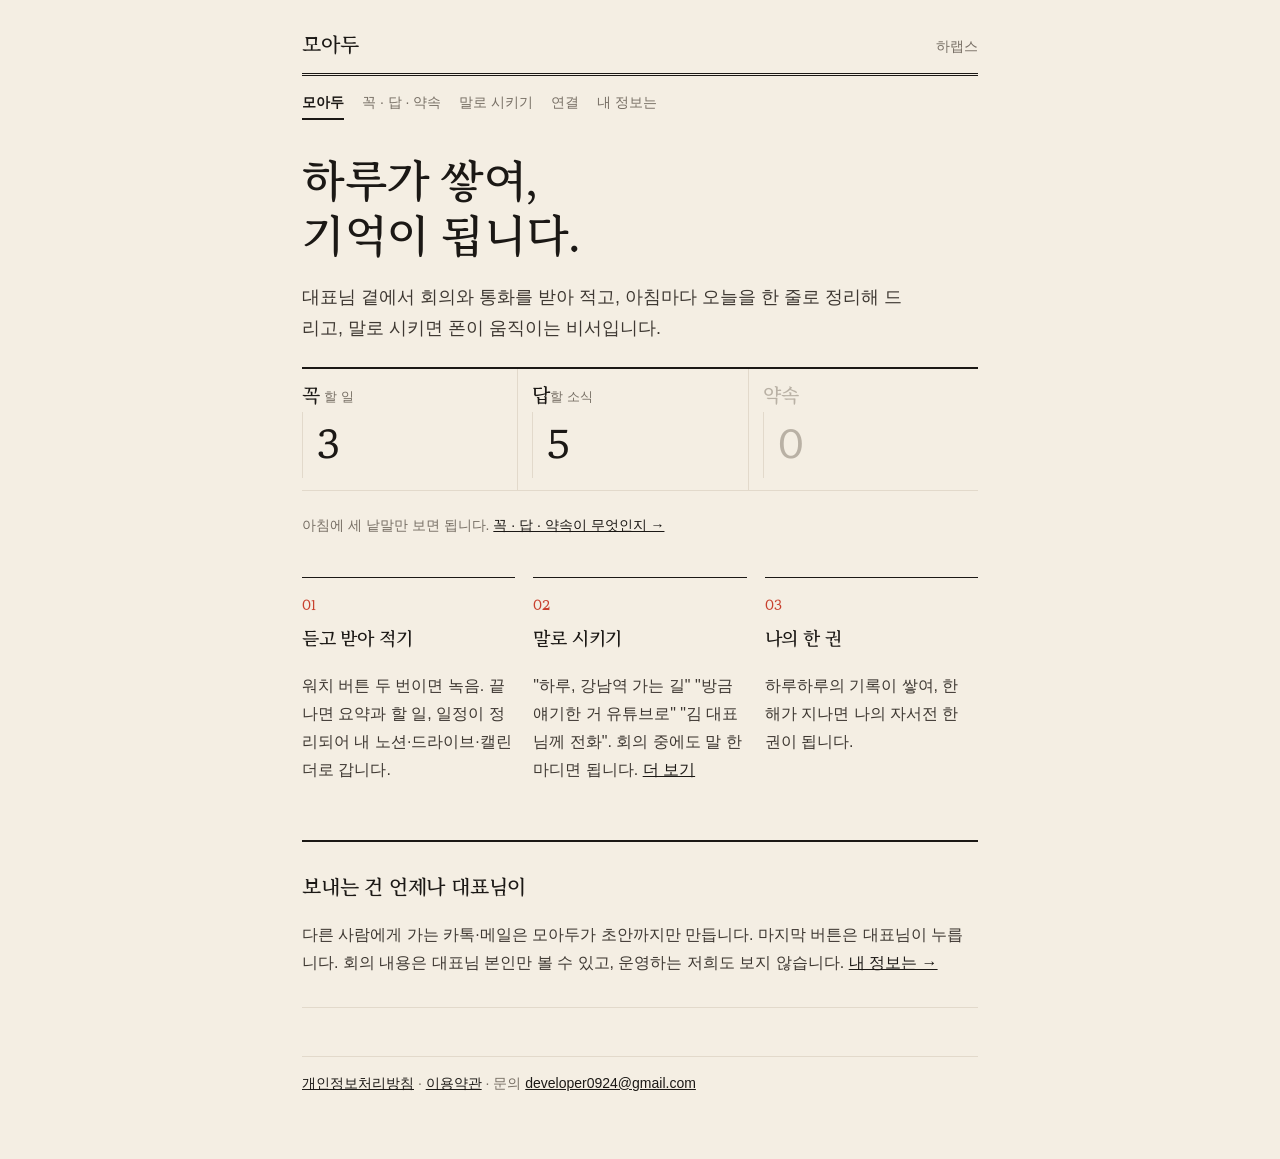
<file: index.html>
<!DOCTYPE html>
<html lang="ko">
<head>
<meta charset="utf-8">
<meta name="viewport" content="width=device-width,initial-scale=1">
<title>모아두 — 하루가 쌓여, 기억이 됩니다</title>
<meta name="description" content="대표님 곁에서 듣고, 정리하고, 말로 시키면 움직이는 비서. 하랩스 모아두.">
<link rel="stylesheet" href="style.css">
</head>
<body>
<main class="paper">
<header class="mast"><a href="./">모아두</a><span>하랩스</span></header>
<nav class="nav"><a href="index.html" class="on">모아두</a><a href="words.html">꼭 · 답 · 약속</a><a href="voice.html">말로 시키기</a><a href="connect.html">연결</a><a href="trust.html">내 정보는</a></nav>

<h1 class="big">하루가 쌓여,<br>기억이 됩니다.</h1>
<p class="lead">대표님 곁에서 회의와 통화를 받아 적고, 아침마다 오늘을 한 줄로 정리해 드리고, 말로 시키면 폰이 움직이는 비서입니다.</p>
<div class="idx">
  <div><b>꼭</b> <small>할 일</small><div class="n">3</div></div>
  <div><b>답</b><small>할 소식</small><div class="n">5</div></div>
  <div class="z"><b>약속</b><div class="n">0</div></div>
</div>
<p class="meta">아침에 세 낱말만 보면 됩니다. <a href="words.html">꼭 · 답 · 약속이 무엇인지 →</a></p>
<section class="cols">
  <div><span class="no">01</span><h3>듣고 받아 적기</h3><p>워치 버튼 두 번이면 녹음. 끝나면 요약과 할 일, 일정이 정리되어 내 노션·드라이브·캘린더로 갑니다.</p></div>
  <div><span class="no">02</span><h3>말로 시키기</h3><p>"하루, 강남역 가는 길" "방금 얘기한 거 유튜브로" "김 대표님께 전화". 회의 중에도 말 한마디면 됩니다. <a href="voice.html">더 보기</a></p></div>
  <div><span class="no">03</span><h3>나의 한 권</h3><p>하루하루의 기록이 쌓여, 한 해가 지나면 나의 자서전 한 권이 됩니다.</p></div>
</section>
<section class="note">
  <h2>보내는 건 언제나 대표님이</h2>
  <p>다른 사람에게 가는 카톡·메일은 모아두가 초안까지만 만듭니다. 마지막 버튼은 대표님이 누릅니다. 회의 내용은 대표님 본인만 볼 수 있고, 운영하는 저희도 보지 않습니다. <a href="trust.html">내 정보는 →</a></p>
</section>

<footer class="foot">
  <a href="privacy.html">개인정보처리방침</a> · <a href="terms.html">이용약관</a> · 문의 <a href="mailto:developer0924@gmail.com">developer0924@gmail.com</a>
</footer>
</main>
</body>
</html>
</file>
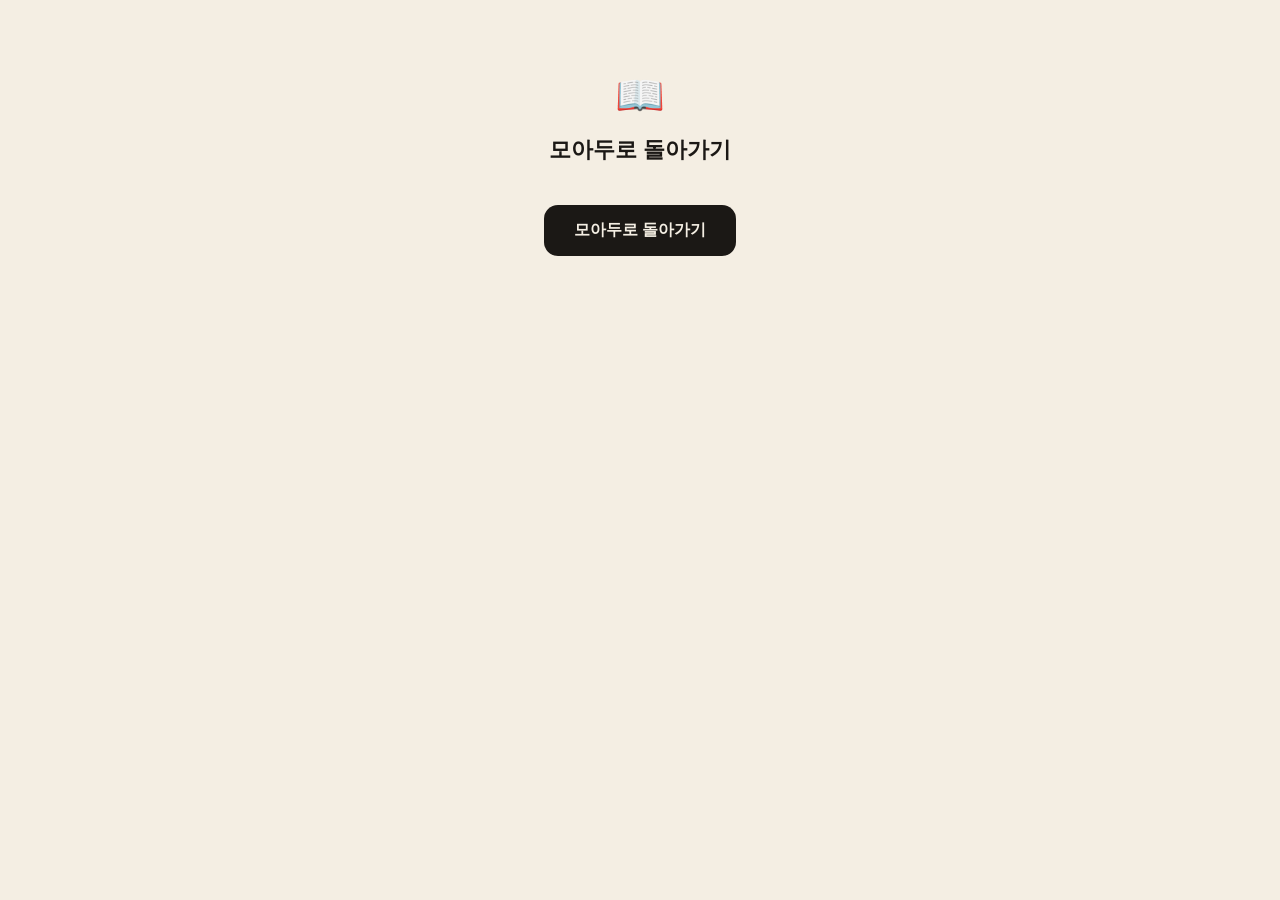
<file: back.html>
<!doctype html>
<html lang="ko">
<head>
<meta charset="utf-8">
<meta name="viewport" content="width=device-width,initial-scale=1">
<title>모아두</title>
<style>
  body{margin:0;font-family:-apple-system,"Apple SD Gothic Neo","Noto Sans KR",sans-serif;background:#F4EEE3;color:#1B1815;text-align:center;padding:72px 24px}
  h2{font-size:22px;margin:0 0 12px}
  p{font-size:15px;line-height:1.6;color:#4A433C;margin:0 auto;max-width:360px}
  a.btn{display:inline-block;margin-top:28px;padding:15px 30px;background:#1B1815;color:#F4EEE3;border-radius:14px;text-decoration:none;font-size:16px;font-weight:600}
  .mark{font-size:40px;margin-bottom:16px}
</style>
</head>
<body>
<div class="mark" id="mark">📖</div>
<h2 id="t">모아두로 돌아가는 중…</h2>
<p id="m"></p>
<a class="btn" id="go" href="#">모아두로 돌아가기</a>
<script>
  var q = new URLSearchParams(location.search);
  var app = (q.get("app") || "auth").replace(/[^a-z]/g, "");
  var ok = q.get("ok") === "1";
  var T = {
    drive: ok ? ["구글 드라이브를 연결했어요", "이제 회의록과 녹음이 내 드라이브 「모아두」 폴더에도 보관돼요."]
              : ["연결하지 못했어요", "허용을 취소했거나 시간이 지났어요. 앱에서 다시 눌러 주세요."],
    notion: ok ? ["노션을 연결했어요", "노션에 「모아두」 페이지가 생겼어요. 이제 회의록과 할 일이 여기에도 쌓여요."]
               : [q.get("why") === "page" ? "페이지를 하나 골라 주세요" : "연결하지 못했어요",
                  q.get("why") === "page" ? "노션 허용 화면에서 모아두가 쓸 페이지를 하나 이상 선택해야 해요. 앱에서 「노션 연결」을 다시 눌러 주세요."
                                          : "허용을 취소했거나 시간이 지났어요. 앱에서 다시 눌러 주세요."]
  }[app] || ["모아두로 돌아가기", ""];
  document.getElementById("t").textContent = T[0];
  document.getElementById("m").textContent = T[1];
  document.getElementById("mark").textContent = ok ? "✅" : "📖";
  q.delete("app");
  var qs = q.toString();
  var isAndroid = /Android/i.test(navigator.userAgent);
  var target = isAndroid
    ? "intent://" + app + (qs ? "?" + qs : "") + "#Intent;scheme=haru;package=com.watchaide.app;end"
    : "haru://" + app + (qs ? "?" + qs : "");
  document.getElementById("go").href = target;
  setTimeout(function () { location.href = target; }, 500);
</script>
</body>
</html>
</file>
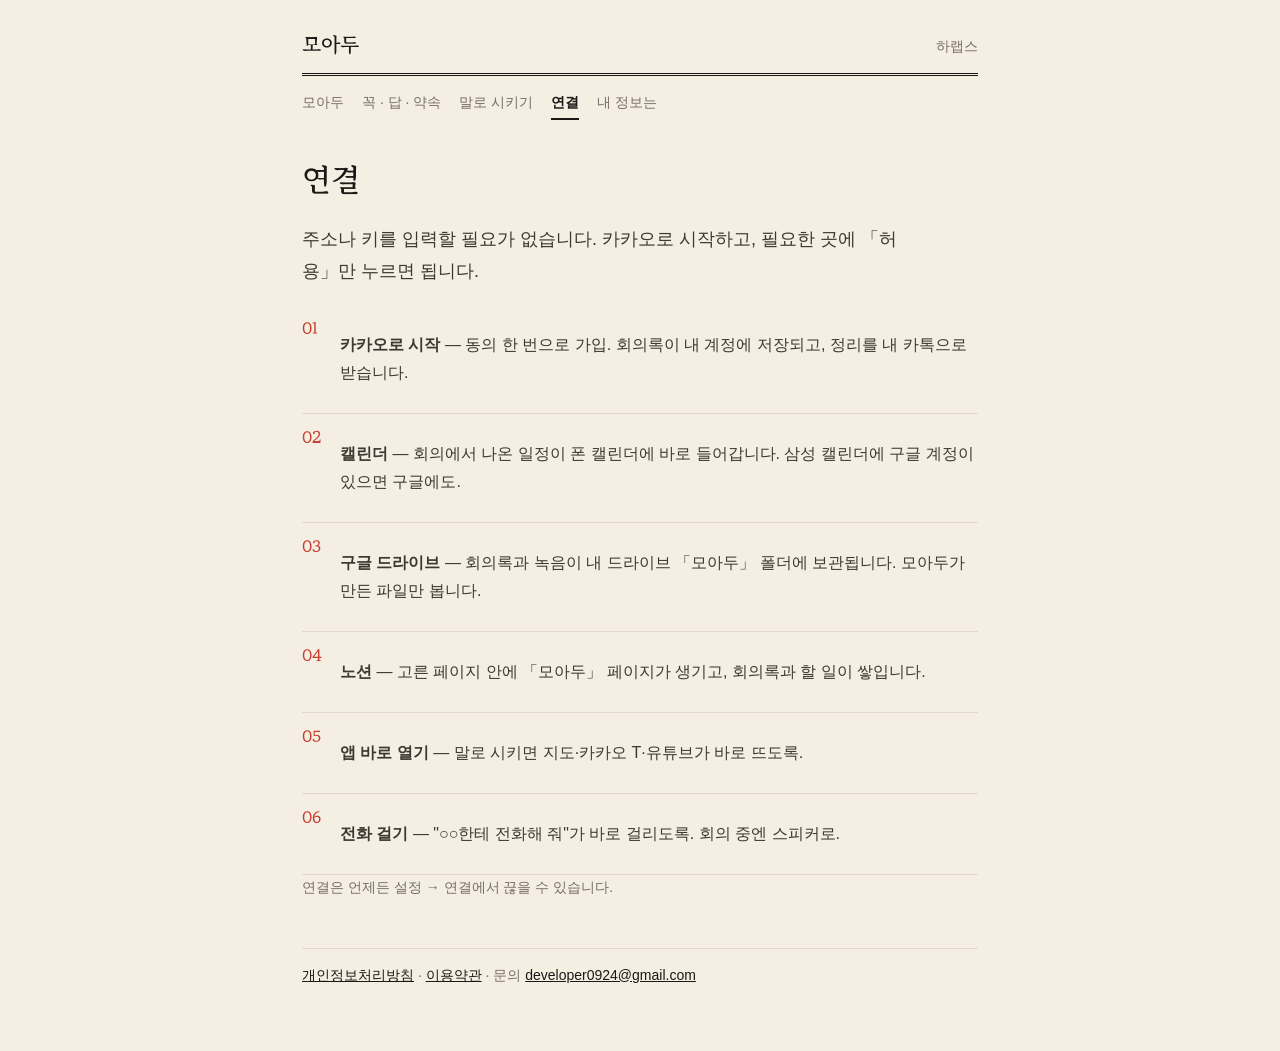
<file: connect.html>
<!DOCTYPE html>
<html lang="ko">
<head>
<meta charset="utf-8">
<meta name="viewport" content="width=device-width,initial-scale=1">
<title>연결 — 모아두</title>
<meta name="description" content="카카오로 시작하고, 허용만 누르면 끝. 캘린더·구글 드라이브·노션 연결.">
<link rel="stylesheet" href="style.css">
</head>
<body>
<main class="paper">
<header class="mast"><a href="./">모아두</a><span>하랩스</span></header>
<nav class="nav"><a href="index.html">모아두</a><a href="words.html">꼭 · 답 · 약속</a><a href="voice.html">말로 시키기</a><a href="connect.html" class="on">연결</a><a href="trust.html">내 정보는</a></nav>

<h1>연결</h1>
<p class="lead">주소나 키를 입력할 필요가 없습니다. 카카오로 시작하고, 필요한 곳에 「허용」만 누르면 됩니다.</p>
<div class="step"><span class="no">01</span><p><b>카카오로 시작</b> — 동의 한 번으로 가입. 회의록이 내 계정에 저장되고, 정리를 내 카톡으로 받습니다.</p></div>
<div class="step"><span class="no">02</span><p><b>캘린더</b> — 회의에서 나온 일정이 폰 캘린더에 바로 들어갑니다. 삼성 캘린더에 구글 계정이 있으면 구글에도.</p></div>
<div class="step"><span class="no">03</span><p><b>구글 드라이브</b> — 회의록과 녹음이 내 드라이브 「모아두」 폴더에 보관됩니다. 모아두가 만든 파일만 봅니다.</p></div>
<div class="step"><span class="no">04</span><p><b>노션</b> — 고른 페이지 안에 「모아두」 페이지가 생기고, 회의록과 할 일이 쌓입니다.</p></div>
<div class="step"><span class="no">05</span><p><b>앱 바로 열기</b> — 말로 시키면 지도·카카오 T·유튜브가 바로 뜨도록.</p></div>
<div class="step"><span class="no">06</span><p><b>전화 걸기</b> — "○○한테 전화해 줘"가 바로 걸리도록. 회의 중엔 스피커로.</p></div>
<p class="meta">연결은 언제든 설정 → 연결에서 끊을 수 있습니다.</p>

<footer class="foot">
  <a href="privacy.html">개인정보처리방침</a> · <a href="terms.html">이용약관</a> · 문의 <a href="mailto:developer0924@gmail.com">developer0924@gmail.com</a>
</footer>
</main>
</body>
</html>
</file>
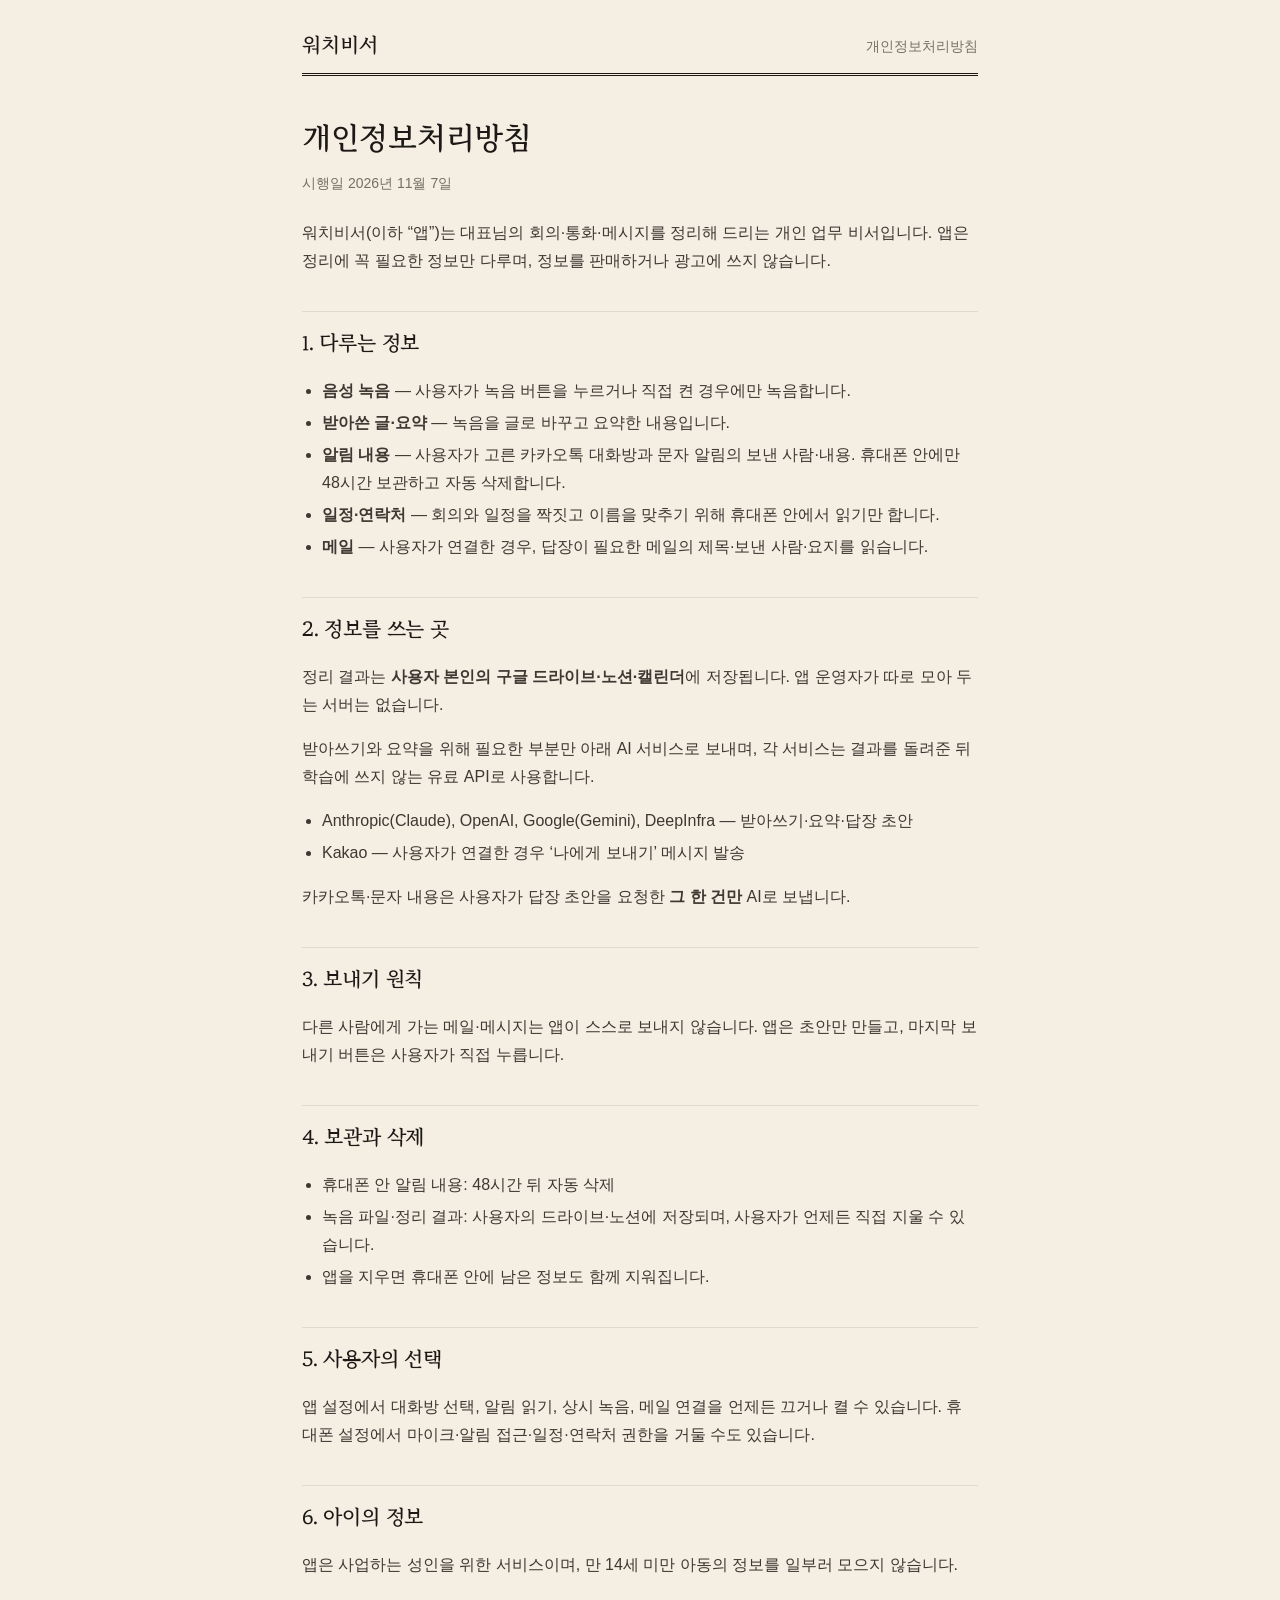
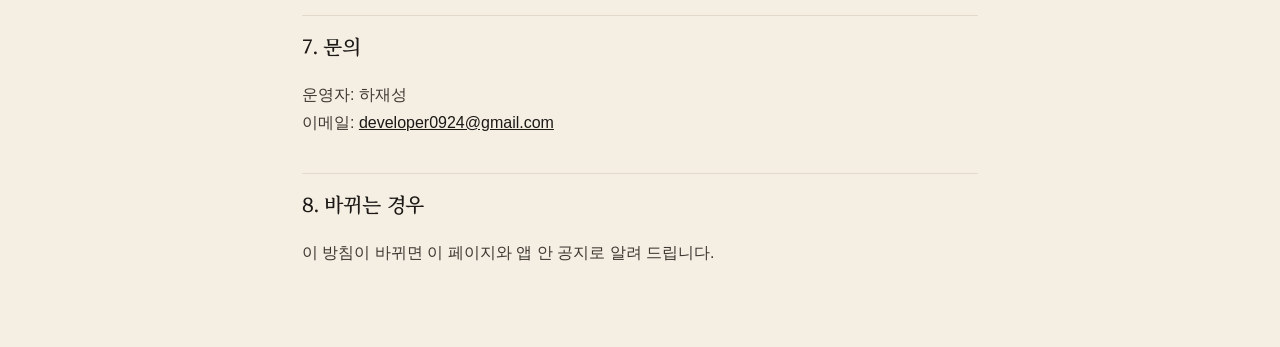
<file: privacy.html>
<!DOCTYPE html>
<html lang="ko">
<head>
<meta charset="utf-8">
<meta name="viewport" content="width=device-width,initial-scale=1">
<title>워치비서 개인정보처리방침</title>
<link rel="stylesheet" href="style.css">
</head>
<body>
<main class="paper">
<header class="mast">
  <a href="./">워치비서</a><span>개인정보처리방침</span>
</header>
<h1>개인정보처리방침</h1>
<p class="meta">시행일 2026년 11월 7일</p>

<p>워치비서(이하 “앱”)는 대표님의 회의·통화·메시지를 정리해 드리는 개인 업무 비서입니다. 앱은 정리에 꼭 필요한 정보만 다루며, 정보를 판매하거나 광고에 쓰지 않습니다.</p>

<h2>1. 다루는 정보</h2>
<ul>
<li><b>음성 녹음</b> — 사용자가 녹음 버튼을 누르거나 직접 켠 경우에만 녹음합니다.</li>
<li><b>받아쓴 글·요약</b> — 녹음을 글로 바꾸고 요약한 내용입니다.</li>
<li><b>알림 내용</b> — 사용자가 고른 카카오톡 대화방과 문자 알림의 보낸 사람·내용. 휴대폰 안에만 48시간 보관하고 자동 삭제합니다.</li>
<li><b>일정·연락처</b> — 회의와 일정을 짝짓고 이름을 맞추기 위해 휴대폰 안에서 읽기만 합니다.</li>
<li><b>메일</b> — 사용자가 연결한 경우, 답장이 필요한 메일의 제목·보낸 사람·요지를 읽습니다.</li>
</ul>

<h2>2. 정보를 쓰는 곳</h2>
<p>정리 결과는 <b>사용자 본인의 구글 드라이브·노션·캘린더</b>에 저장됩니다. 앱 운영자가 따로 모아 두는 서버는 없습니다.</p>
<p>받아쓰기와 요약을 위해 필요한 부분만 아래 AI 서비스로 보내며, 각 서비스는 결과를 돌려준 뒤 학습에 쓰지 않는 유료 API로 사용합니다.</p>
<ul>
<li>Anthropic(Claude), OpenAI, Google(Gemini), DeepInfra — 받아쓰기·요약·답장 초안</li>
<li>Kakao — 사용자가 연결한 경우 ‘나에게 보내기’ 메시지 발송</li>
</ul>
<p>카카오톡·문자 내용은 사용자가 답장 초안을 요청한 <b>그 한 건만</b> AI로 보냅니다.</p>

<h2>3. 보내기 원칙</h2>
<p>다른 사람에게 가는 메일·메시지는 앱이 스스로 보내지 않습니다. 앱은 초안만 만들고, 마지막 보내기 버튼은 사용자가 직접 누릅니다.</p>

<h2>4. 보관과 삭제</h2>
<ul>
<li>휴대폰 안 알림 내용: 48시간 뒤 자동 삭제</li>
<li>녹음 파일·정리 결과: 사용자의 드라이브·노션에 저장되며, 사용자가 언제든 직접 지울 수 있습니다.</li>
<li>앱을 지우면 휴대폰 안에 남은 정보도 함께 지워집니다.</li>
</ul>

<h2>5. 사용자의 선택</h2>
<p>앱 설정에서 대화방 선택, 알림 읽기, 상시 녹음, 메일 연결을 언제든 끄거나 켤 수 있습니다. 휴대폰 설정에서 마이크·알림 접근·일정·연락처 권한을 거둘 수도 있습니다.</p>

<h2>6. 아이의 정보</h2>
<p>앱은 사업하는 성인을 위한 서비스이며, 만 14세 미만 아동의 정보를 일부러 모으지 않습니다.</p>

<h2>7. 문의</h2>
<p>운영자: 하재성<br>이메일: <a href="mailto:developer0924@gmail.com">developer0924@gmail.com</a></p>

<h2>8. 바뀌는 경우</h2>
<p>이 방침이 바뀌면 이 페이지와 앱 안 공지로 알려 드립니다.</p>
</main>
</body>
</html>
</file>
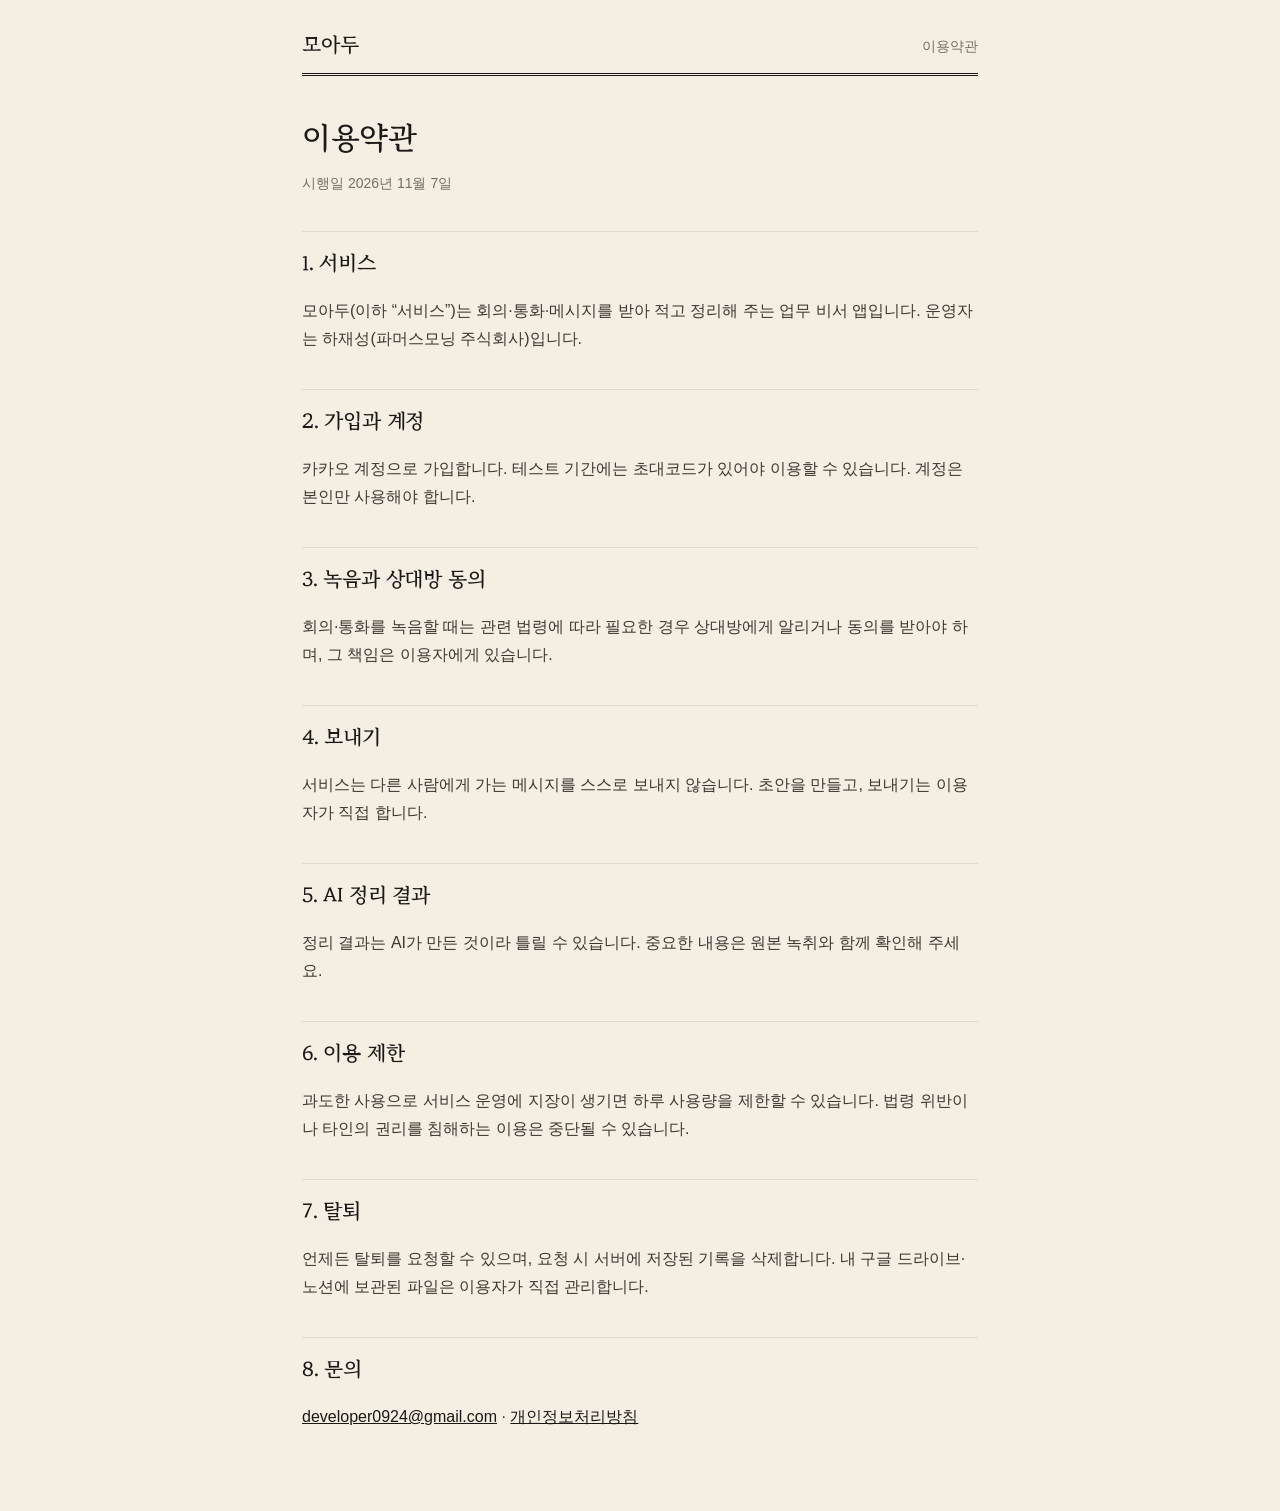
<file: terms.html>
<!DOCTYPE html>
<html lang="ko">
<head>
<meta charset="utf-8">
<meta name="viewport" content="width=device-width,initial-scale=1">
<title>모아두 이용약관</title>
<link rel="stylesheet" href="style.css">
</head>
<body>
<main class="paper">
<header class="mast"><a href="./">모아두</a><span>이용약관</span></header>
<h1>이용약관</h1>
<p class="meta">시행일 2026년 11월 7일</p>

<h2>1. 서비스</h2>
<p>모아두(이하 “서비스”)는 회의·통화·메시지를 받아 적고 정리해 주는 업무 비서 앱입니다. 운영자는 하재성(파머스모닝 주식회사)입니다.</p>

<h2>2. 가입과 계정</h2>
<p>카카오 계정으로 가입합니다. 테스트 기간에는 초대코드가 있어야 이용할 수 있습니다. 계정은 본인만 사용해야 합니다.</p>

<h2>3. 녹음과 상대방 동의</h2>
<p>회의·통화를 녹음할 때는 관련 법령에 따라 필요한 경우 상대방에게 알리거나 동의를 받아야 하며, 그 책임은 이용자에게 있습니다.</p>

<h2>4. 보내기</h2>
<p>서비스는 다른 사람에게 가는 메시지를 스스로 보내지 않습니다. 초안을 만들고, 보내기는 이용자가 직접 합니다.</p>

<h2>5. AI 정리 결과</h2>
<p>정리 결과는 AI가 만든 것이라 틀릴 수 있습니다. 중요한 내용은 원본 녹취와 함께 확인해 주세요.</p>

<h2>6. 이용 제한</h2>
<p>과도한 사용으로 서비스 운영에 지장이 생기면 하루 사용량을 제한할 수 있습니다. 법령 위반이나 타인의 권리를 침해하는 이용은 중단될 수 있습니다.</p>

<h2>7. 탈퇴</h2>
<p>언제든 탈퇴를 요청할 수 있으며, 요청 시 서버에 저장된 기록을 삭제합니다. 내 구글 드라이브·노션에 보관된 파일은 이용자가 직접 관리합니다.</p>

<h2>8. 문의</h2>
<p><a href="mailto:developer0924@gmail.com">developer0924@gmail.com</a> · <a href="privacy.html">개인정보처리방침</a></p>
</main>
</body>
</html>
</file>
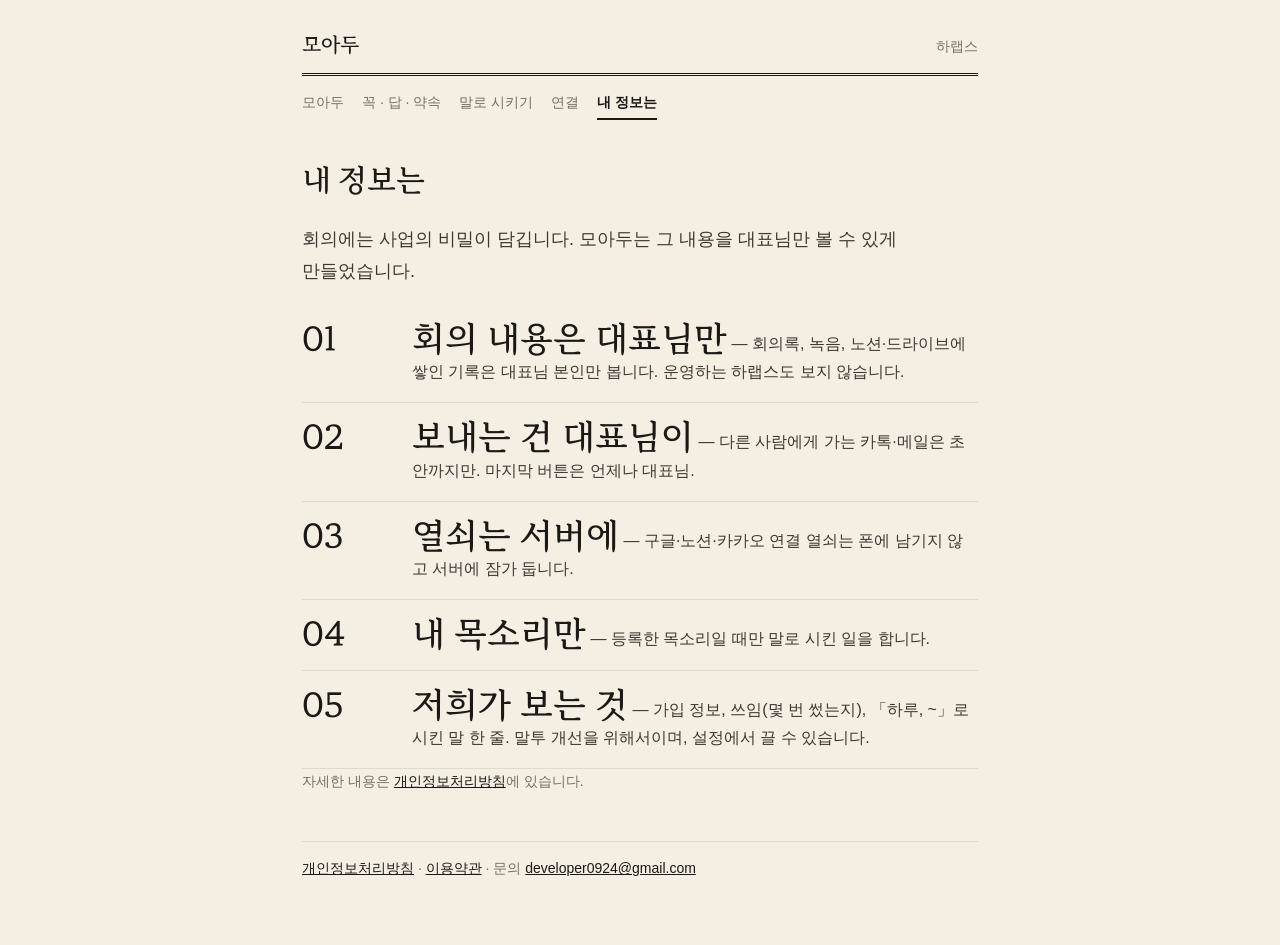
<file: trust.html>
<!DOCTYPE html>
<html lang="ko">
<head>
<meta charset="utf-8">
<meta name="viewport" content="width=device-width,initial-scale=1">
<title>내 정보는 — 모아두</title>
<meta name="description" content="회의 내용은 대표님만 봅니다. 운영하는 저희도 보지 않습니다.">
<link rel="stylesheet" href="style.css">
</head>
<body>
<main class="paper">
<header class="mast"><a href="./">모아두</a><span>하랩스</span></header>
<nav class="nav"><a href="index.html">모아두</a><a href="words.html">꼭 · 답 · 약속</a><a href="voice.html">말로 시키기</a><a href="connect.html">연결</a><a href="trust.html" class="on">내 정보는</a></nav>

<h1>내 정보는</h1>
<p class="lead">회의에는 사업의 비밀이 담깁니다. 모아두는 그 내용을 대표님만 볼 수 있게 만들었습니다.</p>
<div class="word"><b>01</b><div><p><b>회의 내용은 대표님만</b> — 회의록, 녹음, 노션·드라이브에 쌓인 기록은 대표님 본인만 봅니다. 운영하는 하랩스도 보지 않습니다.</p></div></div>
<div class="word"><b>02</b><div><p><b>보내는 건 대표님이</b> — 다른 사람에게 가는 카톡·메일은 초안까지만. 마지막 버튼은 언제나 대표님.</p></div></div>
<div class="word"><b>03</b><div><p><b>열쇠는 서버에</b> — 구글·노션·카카오 연결 열쇠는 폰에 남기지 않고 서버에 잠가 둡니다.</p></div></div>
<div class="word"><b>04</b><div><p><b>내 목소리만</b> — 등록한 목소리일 때만 말로 시킨 일을 합니다.</p></div></div>
<div class="word"><b>05</b><div><p><b>저희가 보는 것</b> — 가입 정보, 쓰임(몇 번 썼는지), 「하루, ~」로 시킨 말 한 줄. 말투 개선을 위해서이며, 설정에서 끌 수 있습니다.</p></div></div>
<p class="meta">자세한 내용은 <a href="privacy.html">개인정보처리방침</a>에 있습니다.</p>

<footer class="foot">
  <a href="privacy.html">개인정보처리방침</a> · <a href="terms.html">이용약관</a> · 문의 <a href="mailto:developer0924@gmail.com">developer0924@gmail.com</a>
</footer>
</main>
</body>
</html>
</file>
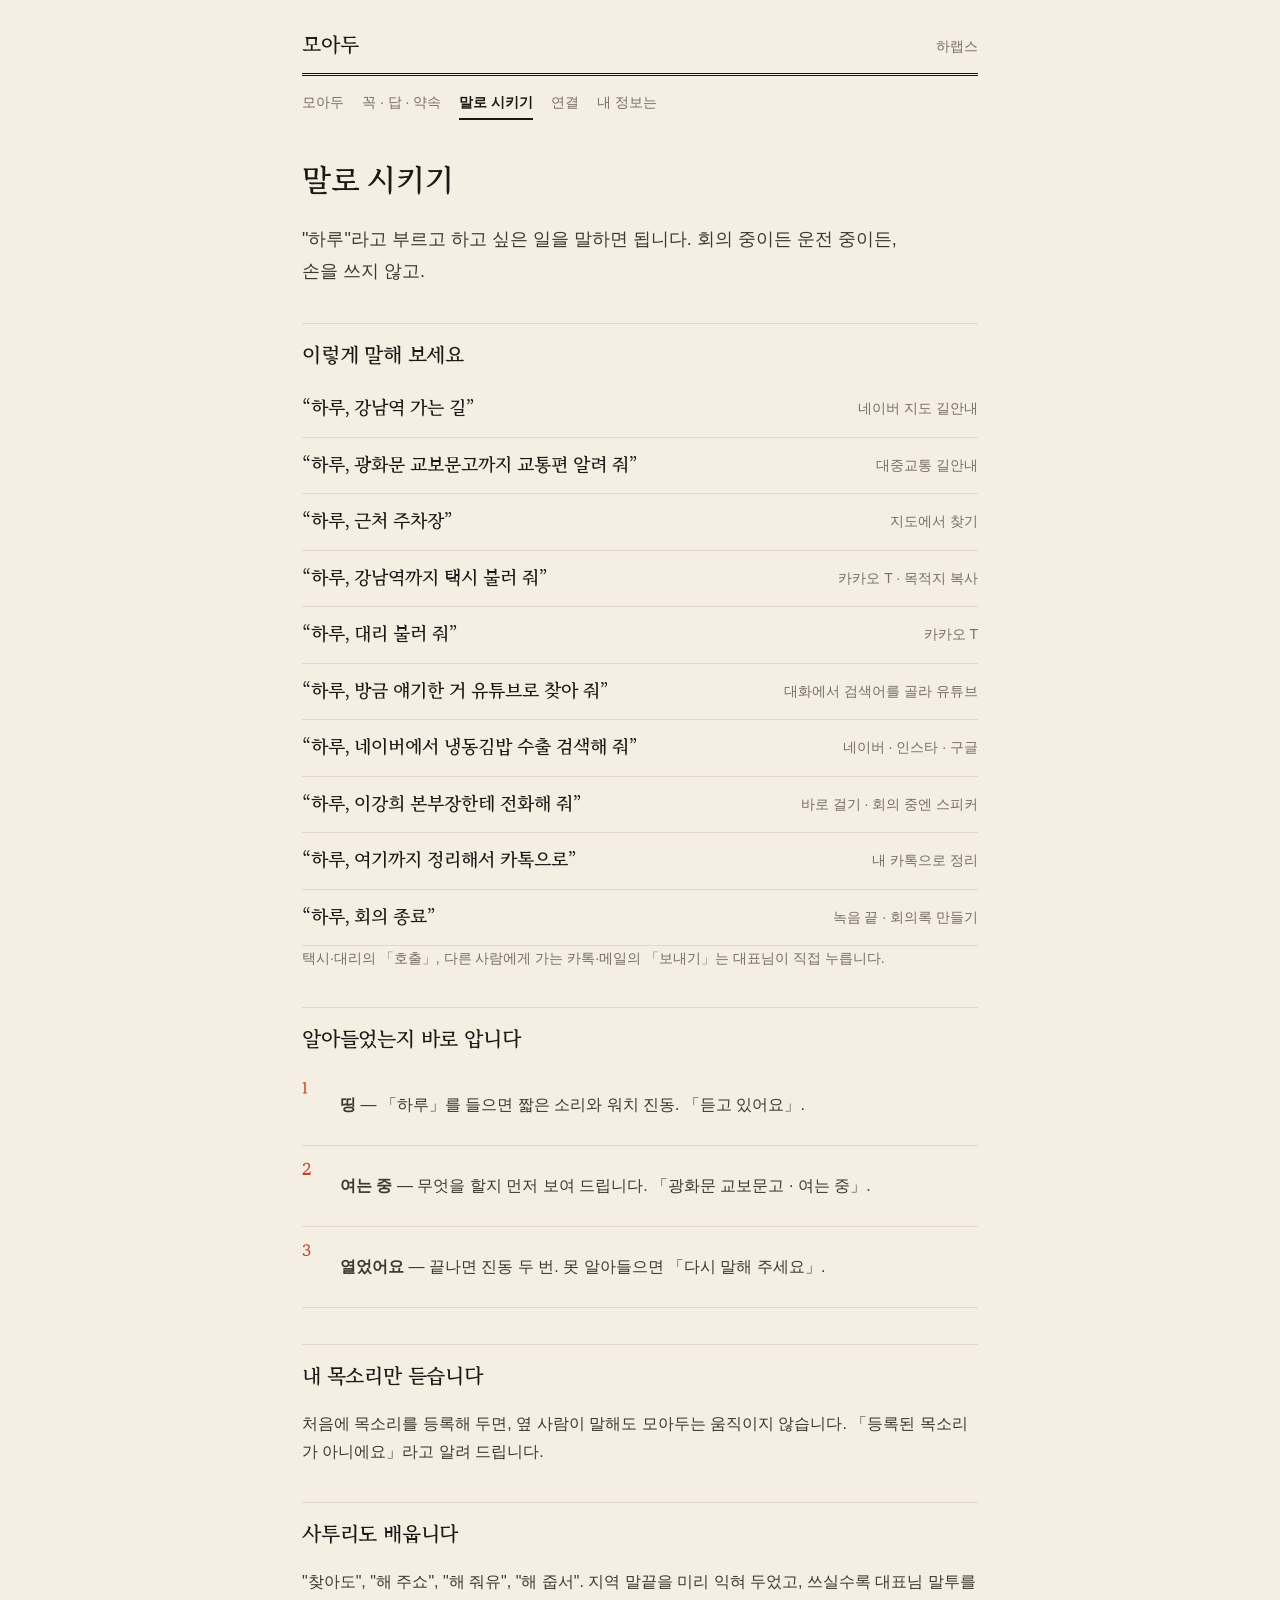
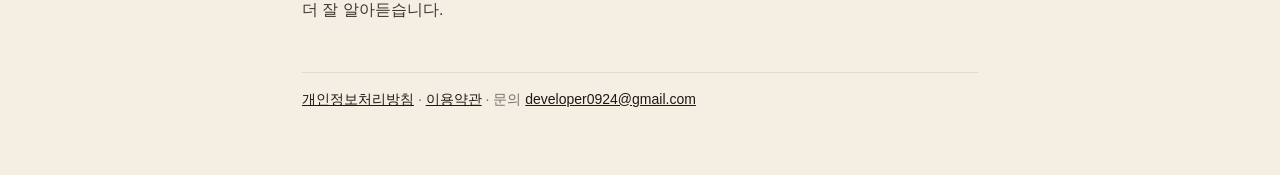
<file: voice.html>
<!DOCTYPE html>
<html lang="ko">
<head>
<meta charset="utf-8">
<meta name="viewport" content="width=device-width,initial-scale=1">
<title>말로 시키기 — 모아두</title>
<meta name="description" content="하루, 강남역 가는 길. 회의 중에도 말 한마디로 폰이 움직입니다.">
<link rel="stylesheet" href="style.css">
</head>
<body>
<main class="paper">
<header class="mast"><a href="./">모아두</a><span>하랩스</span></header>
<nav class="nav"><a href="index.html">모아두</a><a href="words.html">꼭 · 답 · 약속</a><a href="voice.html" class="on">말로 시키기</a><a href="connect.html">연결</a><a href="trust.html">내 정보는</a></nav>

<h1>말로 시키기</h1>
<p class="lead">"하루"라고 부르고 하고 싶은 일을 말하면 됩니다. 회의 중이든 운전 중이든, 손을 쓰지 않고.</p>
<h2>이렇게 말해 보세요</h2>
<div class="say"><q>하루, 강남역 가는 길</q><span>네이버 지도 길안내</span></div>
<div class="say"><q>하루, 광화문 교보문고까지 교통편 알려 줘</q><span>대중교통 길안내</span></div>
<div class="say"><q>하루, 근처 주차장</q><span>지도에서 찾기</span></div>
<div class="say"><q>하루, 강남역까지 택시 불러 줘</q><span>카카오 T · 목적지 복사</span></div>
<div class="say"><q>하루, 대리 불러 줘</q><span>카카오 T</span></div>
<div class="say"><q>하루, 방금 얘기한 거 유튜브로 찾아 줘</q><span>대화에서 검색어를 골라 유튜브</span></div>
<div class="say"><q>하루, 네이버에서 냉동김밥 수출 검색해 줘</q><span>네이버 · 인스타 · 구글</span></div>
<div class="say"><q>하루, 이강희 본부장한테 전화해 줘</q><span>바로 걸기 · 회의 중엔 스피커</span></div>
<div class="say"><q>하루, 여기까지 정리해서 카톡으로</q><span>내 카톡으로 정리</span></div>
<div class="say"><q>하루, 회의 종료</q><span>녹음 끝 · 회의록 만들기</span></div>
<p class="meta">택시·대리의 「호출」, 다른 사람에게 가는 카톡·메일의 「보내기」는 대표님이 직접 누릅니다.</p>
<h2>알아들었는지 바로 압니다</h2>
<div class="step"><span class="no">1</span><p><b>띵</b> — 「하루」를 들으면 짧은 소리와 워치 진동. 「듣고 있어요」.</p></div>
<div class="step"><span class="no">2</span><p><b>여는 중</b> — 무엇을 할지 먼저 보여 드립니다. 「광화문 교보문고 · 여는 중」.</p></div>
<div class="step"><span class="no">3</span><p><b>열었어요</b> — 끝나면 진동 두 번. 못 알아들으면 「다시 말해 주세요」.</p></div>
<h2>내 목소리만 듣습니다</h2>
<p>처음에 목소리를 등록해 두면, 옆 사람이 말해도 모아두는 움직이지 않습니다. 「등록된 목소리가 아니에요」라고 알려 드립니다.</p>
<h2>사투리도 배웁니다</h2>
<p>"찾아도", "해 주쇼", "해 줘유", "해 줍서". 지역 말끝을 미리 익혀 두었고, 쓰실수록 대표님 말투를 더 잘 알아듣습니다.</p>

<footer class="foot">
  <a href="privacy.html">개인정보처리방침</a> · <a href="terms.html">이용약관</a> · 문의 <a href="mailto:developer0924@gmail.com">developer0924@gmail.com</a>
</footer>
</main>
</body>
</html>
</file>
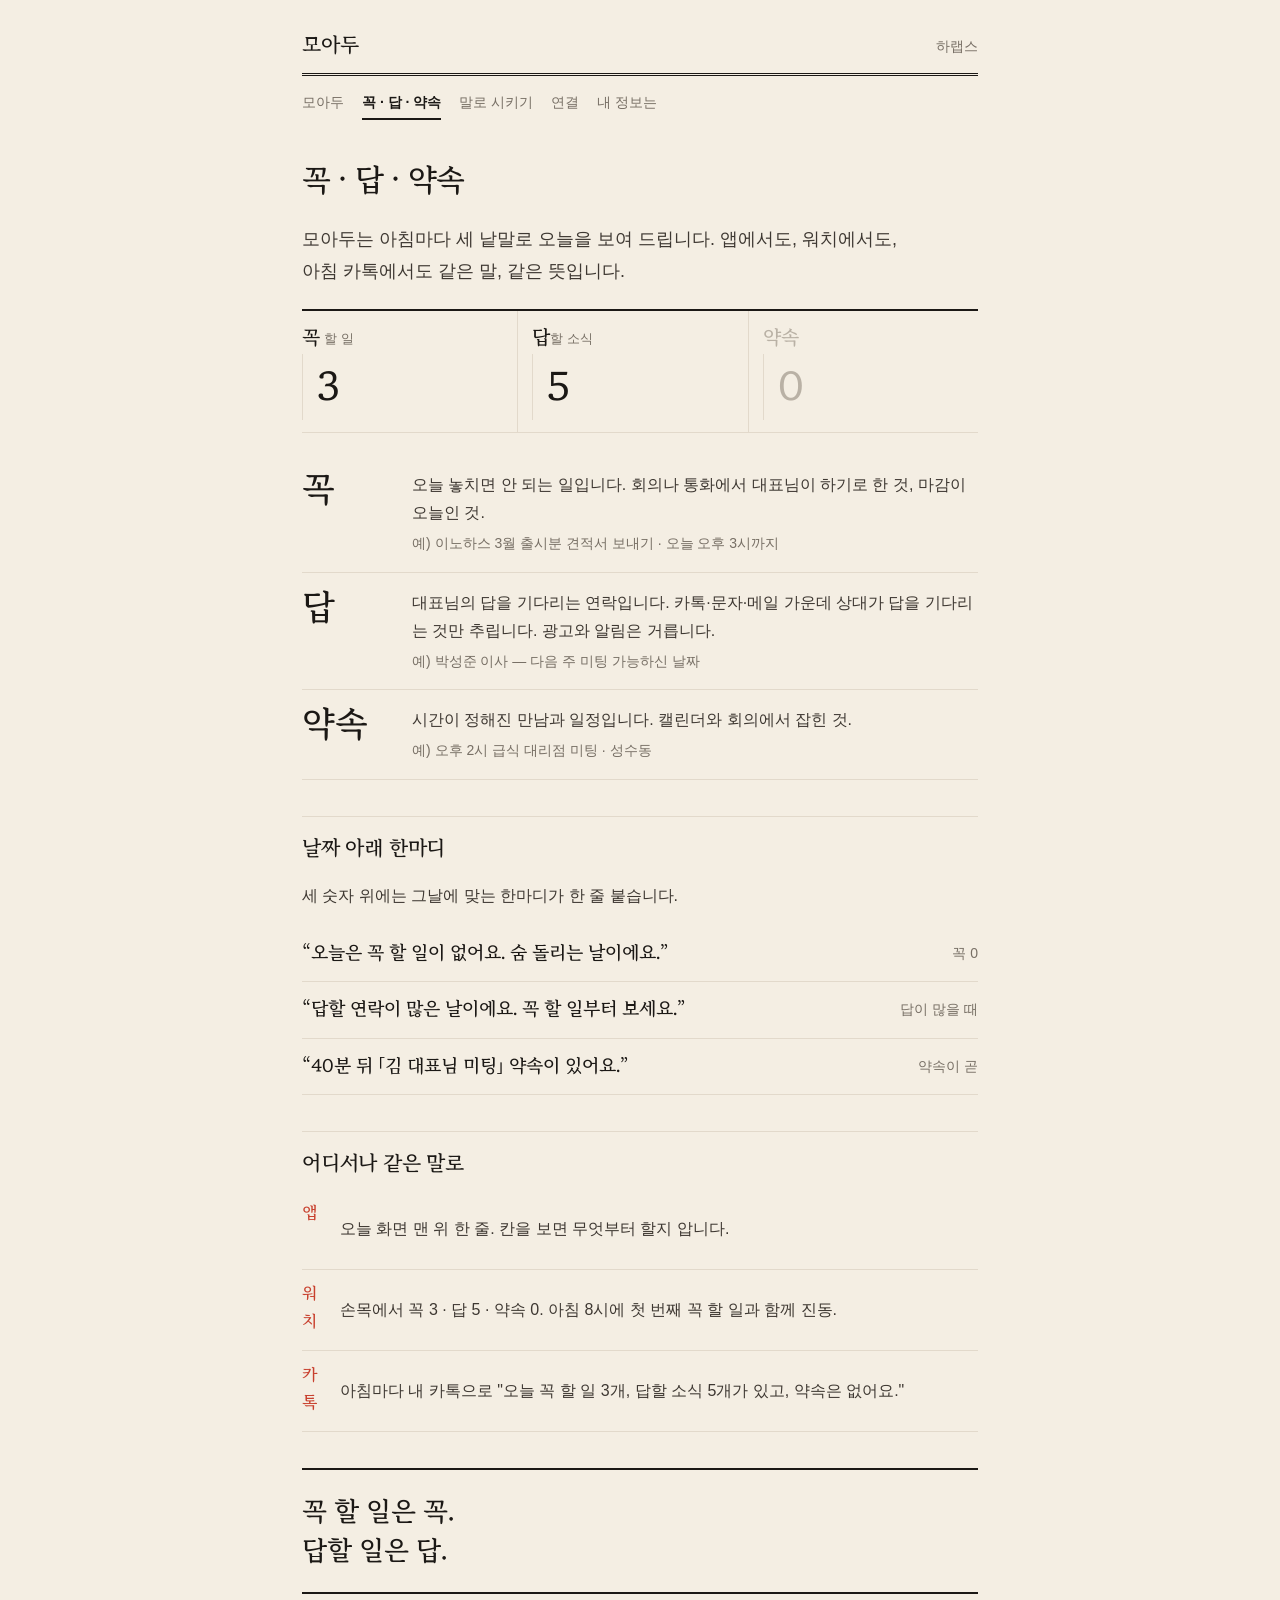
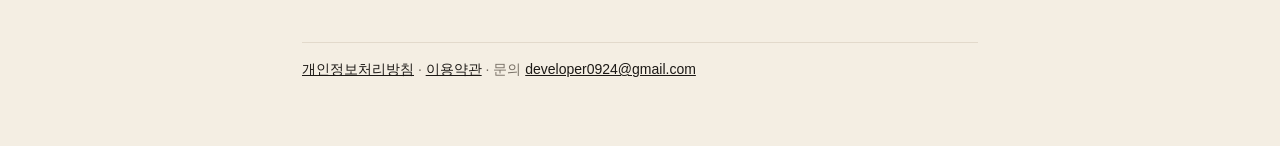
<file: words.html>
<!DOCTYPE html>
<html lang="ko">
<head>
<meta charset="utf-8">
<meta name="viewport" content="width=device-width,initial-scale=1">
<title>꼭 · 답 · 약속 — 모아두의 세 낱말</title>
<meta name="description" content="모아두가 아침마다 보여 드리는 세 낱말. 꼭 할 일, 답할 소식, 약속.">
<link rel="stylesheet" href="style.css">
</head>
<body>
<main class="paper">
<header class="mast"><a href="./">모아두</a><span>하랩스</span></header>
<nav class="nav"><a href="index.html">모아두</a><a href="words.html" class="on">꼭 · 답 · 약속</a><a href="voice.html">말로 시키기</a><a href="connect.html">연결</a><a href="trust.html">내 정보는</a></nav>

<h1>꼭 · 답 · 약속</h1>
<p class="lead">모아두는 아침마다 세 낱말로 오늘을 보여 드립니다. 앱에서도, 워치에서도, 아침 카톡에서도 같은 말, 같은 뜻입니다.</p>
<div class="idx">
  <div><b>꼭</b> <small>할 일</small><div class="n">3</div></div>
  <div><b>답</b><small>할 소식</small><div class="n">5</div></div>
  <div class="z"><b>약속</b><div class="n">0</div></div>
</div>
<div class="word"><b>꼭</b><div><p>오늘 놓치면 안 되는 일입니다. 회의나 통화에서 대표님이 하기로 한 것, 마감이 오늘인 것.</p><p class="ex">예) 이노하스 3월 출시분 견적서 보내기 · 오늘 오후 3시까지</p></div></div>
<div class="word"><b>답</b><div><p>대표님의 답을 기다리는 연락입니다. 카톡·문자·메일 가운데 상대가 답을 기다리는 것만 추립니다. 광고와 알림은 거릅니다.</p><p class="ex">예) 박성준 이사 — 다음 주 미팅 가능하신 날짜</p></div></div>
<div class="word"><b>약속</b><div><p>시간이 정해진 만남과 일정입니다. 캘린더와 회의에서 잡힌 것.</p><p class="ex">예) 오후 2시 급식 대리점 미팅 · 성수동</p></div></div>
<h2>날짜 아래 한마디</h2>
<p>세 숫자 위에는 그날에 맞는 한마디가 한 줄 붙습니다.</p>
<div class="say"><q>오늘은 꼭 할 일이 없어요. 숨 돌리는 날이에요.</q><span>꼭 0</span></div>
<div class="say"><q>답할 연락이 많은 날이에요. 꼭 할 일부터 보세요.</q><span>답이 많을 때</span></div>
<div class="say"><q>40분 뒤 「김 대표님 미팅」 약속이 있어요.</q><span>약속이 곧</span></div>
<h2>어디서나 같은 말로</h2>
<div class="step"><span class="no">앱</span><p>오늘 화면 맨 위 한 줄. 칸을 보면 무엇부터 할지 압니다.</p></div>
<div class="step"><span class="no">워치</span><p>손목에서 꼭 3 · 답 5 · 약속 0. 아침 8시에 첫 번째 꼭 할 일과 함께 진동.</p></div>
<div class="step"><span class="no">카톡</span><p>아침마다 내 카톡으로 "오늘 꼭 할 일 3개, 답할 소식 5개가 있고, 약속은 없어요."</p></div>
<p class="quote">꼭 할 일은 꼭.<br>답할 일은 답.</p>

<footer class="foot">
  <a href="privacy.html">개인정보처리방침</a> · <a href="terms.html">이용약관</a> · 문의 <a href="mailto:developer0924@gmail.com">developer0924@gmail.com</a>
</footer>
</main>
</body>
</html>
</file>
<file: style.css>
@font-face{font-family:"MaruBuri";src:url("fonts/MaruBuri-SemiBold.woff2") format("woff2");font-weight:600;font-display:swap}
:root{--bg:#F4EEE3;--card:#FBF8F2;--line:#E2D9CB;--ink:#1B1815;--ink2:#3E3832;--ink3:#776F65;--rec:#C8402E}
*{box-sizing:border-box}
body{margin:0;background:var(--bg);color:var(--ink2);font:16px/1.75 -apple-system,"Pretendard","Apple SD Gothic Neo","Malgun Gothic",sans-serif;-webkit-font-smoothing:antialiased}
.paper{max-width:720px;margin:0 auto;padding:28px 22px 64px}
.mast{display:flex;justify-content:space-between;align-items:baseline;border-bottom:3px double var(--ink);padding-bottom:10px;margin-bottom:36px;font-size:14px;color:var(--ink3)}
.mast a{font-family:"MaruBuri",serif;font-weight:600;font-size:20px;color:var(--ink);text-decoration:none}
h1,h2,h3{font-family:"MaruBuri",serif;font-weight:600;color:var(--ink);letter-spacing:-.01em}
h1{font-size:30px;margin:0 0 6px}
h1.big{font-size:44px;line-height:1.25;margin:8px 0 18px}
h2{font-size:20px;margin:36px 0 8px;padding-top:14px;border-top:1px solid var(--line)}
h3{font-size:18px;margin:6px 0 4px}
.meta{color:var(--ink3);font-size:14px;margin:0 0 24px}
.lead{font-size:18px;color:var(--ink2);max-width:34em}
.cols{display:grid;grid-template-columns:repeat(auto-fit,minmax(190px,1fr));gap:18px;margin:40px 0}
.cols>div{border-top:1.5px solid var(--ink);padding:12px 0 0}
.no{font-family:"MaruBuri",serif;color:var(--rec);font-size:14px}
.note{border-top:2px solid var(--ink);border-bottom:1px solid var(--line);padding:4px 0 14px;margin-top:36px}
.note h2{border:0;padding-top:10px;margin-top:14px}
ul{padding-left:20px}
li{margin:4px 0}
a{color:var(--ink)}
.foot{margin-top:48px;padding-top:14px;border-top:1px solid var(--line);font-size:14px;color:var(--ink3)}

.nav{display:flex;gap:18px;flex-wrap:wrap;font-size:14px;margin:-22px 0 34px}
.nav a{color:var(--ink3);text-decoration:none;padding-bottom:3px}
.nav a.on{color:var(--ink);border-bottom:2px solid var(--ink);font-weight:600}
.word{display:grid;grid-template-columns:96px 1fr;gap:14px;padding:16px 0;border-bottom:1px solid var(--line)}
.word b{font-family:"MaruBuri",serif;font-weight:600;font-size:34px;color:var(--ink);line-height:1.1}
.word p{margin:0}
.word .ex{color:var(--ink3);font-size:14px;margin-top:4px}
.idx{display:flex;border-top:2px solid var(--ink);border-bottom:1px solid var(--line);margin:22px 0}
.idx div{flex:1;padding:10px 0 12px 14px;border-left:1px solid var(--line)}
.idx div:first-child{border-left:0;padding-left:0}
.idx b{font-family:"MaruBuri",serif;font-size:19px;color:var(--ink)}
.idx small{color:var(--ink3);font-size:13px}
.idx .n{font-family:"MaruBuri",serif;font-weight:600;font-size:40px;color:var(--ink);line-height:1.1}
.idx .z,.idx .z b,.idx .z .n{color:#B9B1A5}
.say{display:grid;grid-template-columns:1fr auto;gap:12px;padding:12px 0;border-bottom:1px solid var(--line);align-items:baseline}
.say q{font-family:"MaruBuri",serif;font-size:18px;color:var(--ink);quotes:"“" "”"}
.say span{color:var(--ink3);font-size:14px;text-align:right}
.step{display:grid;grid-template-columns:28px 1fr;gap:10px;padding:10px 0;border-bottom:1px solid var(--line)}
.step .no{font-size:16px}
.quote{font-family:"MaruBuri",serif;font-size:26px;line-height:1.5;color:var(--ink);margin:36px 0 0;padding:22px 0;border-top:2px solid var(--ink);border-bottom:2px solid var(--ink)}
</file>
